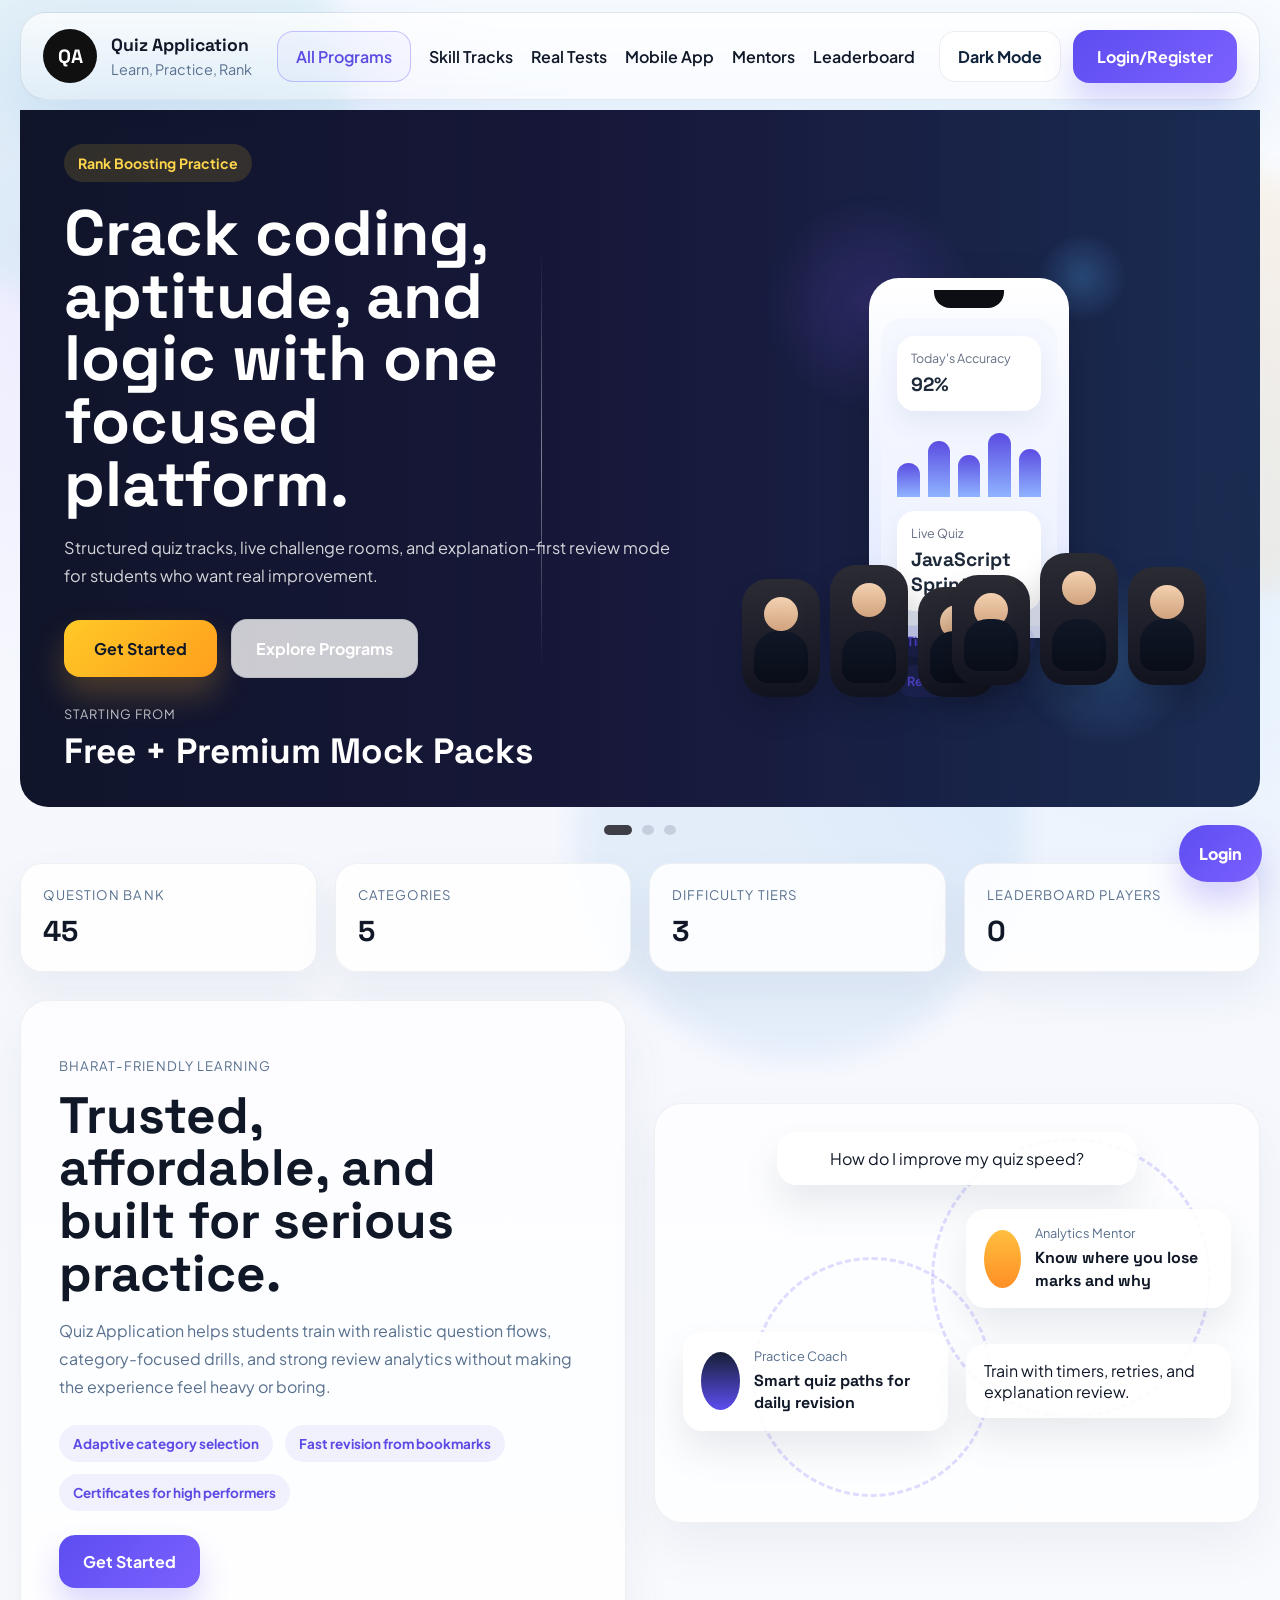
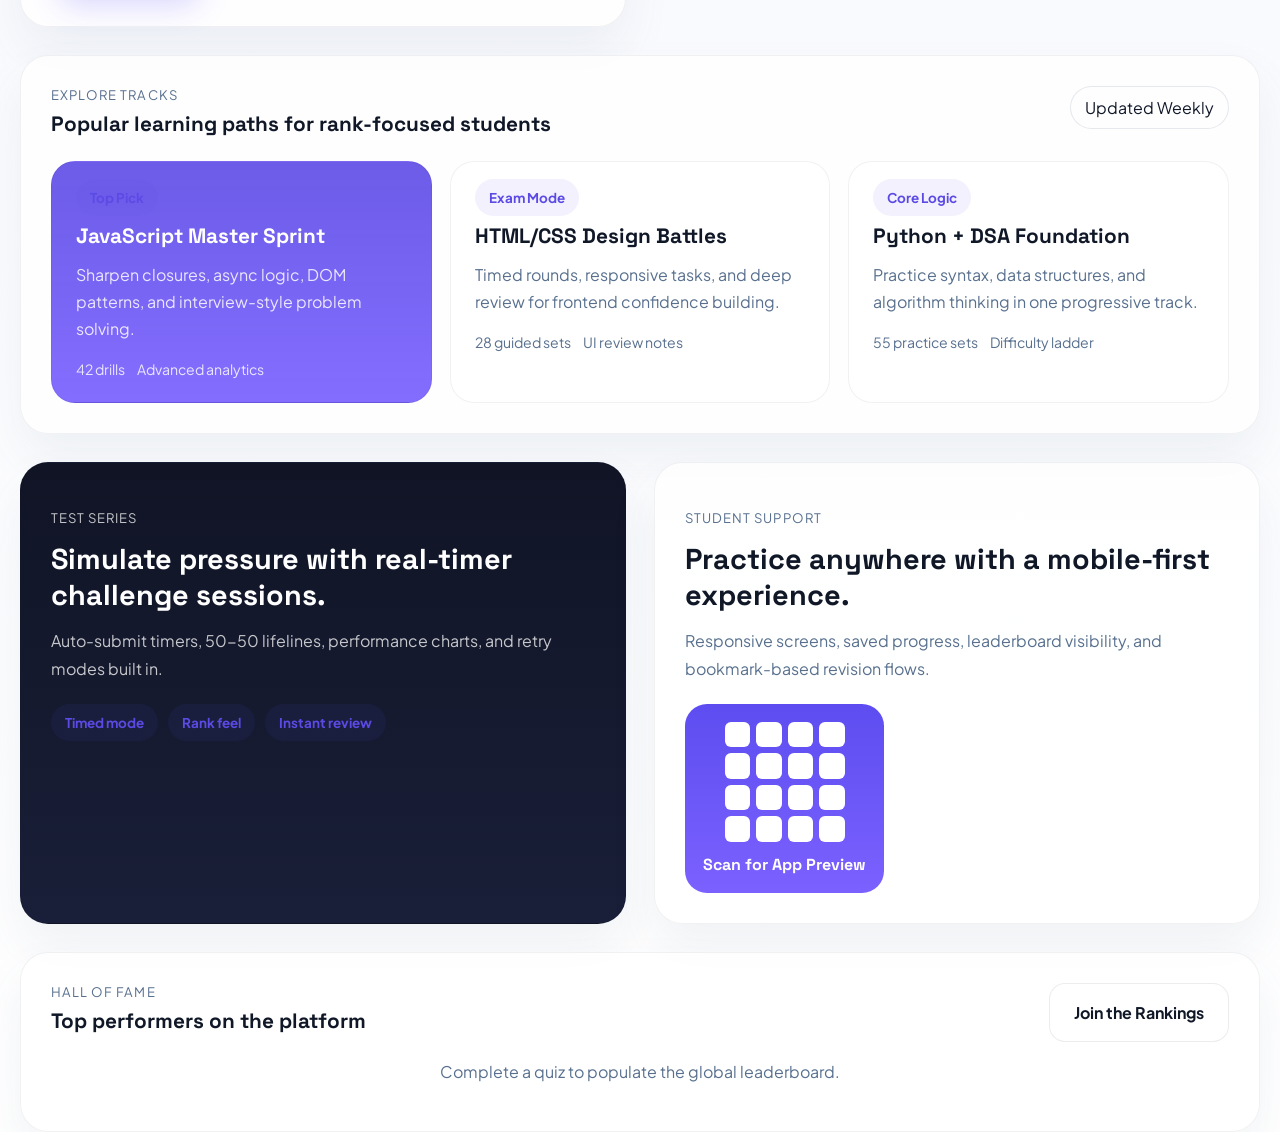
<file: login.html>
<!DOCTYPE html>
<html lang="en">
  <head>
    <meta charset="UTF-8" />
    <meta name="viewport" content="width=device-width, initial-scale=1.0" />
    <title>Quiz Application Front Page</title>
    <link rel="preconnect" href="https://fonts.googleapis.com" />
    <link rel="preconnect" href="https://fonts.gstatic.com" crossorigin />
    <link
      href="https://fonts.googleapis.com/css2?family=Plus+Jakarta+Sans:wght@400;500;600;700;800&family=Space+Grotesk:wght@500;700&display=swap"
      rel="stylesheet"
    />
    <link rel="stylesheet" href="./src/styles/style.css" />
  </head>
  <body class="theme-light front-page">
    <div class="ambient ambient-one"></div>
    <div class="ambient ambient-two"></div>
    <div class="ambient ambient-three"></div>

    <div class="front-shell">
      <header class="landing-header glass-panel">
        <div class="landing-brand">
          <div class="landing-logo">QA</div>
          <div>
            <strong>Quiz Application</strong>
            <span>Learn, Practice, Rank</span>
          </div>
        </div>

        <nav class="landing-nav">
          <button class="nav-pill" type="button">All Programs</button>
          <a href="#courses">Skill Tracks</a>
          <a href="#test-series">Real Tests</a>
          <a href="#app-zone">Mobile App</a>
          <a href="#mentors">Mentors</a>
          <a href="#leaderboard-zone">Leaderboard</a>
        </nav>

        <div class="landing-actions">
          <button id="themeToggle" class="icon-button" type="button" aria-label="Toggle color mode">
            <span id="themeToggleLabel">Dark Mode</span>
          </button>
          <button id="openLoginButton" class="landing-login-button" type="button">Login/Register</button>
        </div>
      </header>

      <main class="landing-main">
        <section class="hero-banner">
          <div class="hero-slider-card">
            <div class="hero-slide-copy">
              <span id="heroBadge" class="hero-badge">Rank Boosting Practice</span>
              <h1 id="heroTitle">Crack coding, aptitude, and logic with one focused platform.</h1>
              <p id="heroDescription" class="hero-description">
                Structured quiz tracks, live challenge rooms, and explanation-first review mode for
                students who want real improvement.
              </p>
              <div class="hero-cta-row">
                <button id="heroPrimaryAction" class="hero-primary-button" type="button">Get Started</button>
                <button id="heroSecondaryAction" class="hero-secondary-button" type="button">Explore Programs</button>
              </div>
              <div class="hero-price-panel">
                <span>Starting From</span>
                <strong id="heroOffer">Free + Premium Mock Packs</strong>
              </div>
            </div>

            <div class="hero-visual-zone">
              <div class="visual-bubble bubble-one"></div>
              <div class="visual-bubble bubble-two"></div>
              <div class="visual-bubble bubble-three"></div>

              <div class="hero-phone">
                <div class="phone-notch"></div>
                <div class="phone-screen">
                  <div class="phone-stat">
                    <span>Today's Accuracy</span>
                    <strong id="phoneAccuracy">92%</strong>
                  </div>
                  <div class="phone-mini-chart">
                    <span></span>
                    <span></span>
                    <span></span>
                    <span></span>
                    <span></span>
                  </div>
                  <div class="phone-card">
                    <span>Live Quiz</span>
                    <strong id="phoneTrack">JavaScript Sprint</strong>
                  </div>
                  <div class="phone-pill-row">
                    <span>Timer</span>
                    <span>Analytics</span>
                    <span>Review</span>
                  </div>
                </div>
              </div>

              <div class="mentor-cluster mentor-left">
                <div class="mentor-avatar avatar-one"></div>
                <div class="mentor-avatar avatar-two"></div>
                <div class="mentor-avatar avatar-three"></div>
              </div>

              <div class="mentor-cluster mentor-right">
                <div class="mentor-avatar avatar-four"></div>
                <div class="mentor-avatar avatar-five"></div>
                <div class="mentor-avatar avatar-six"></div>
              </div>
            </div>
          </div>

          <div id="heroDots" class="hero-dots" aria-label="Hero slide navigation"></div>
        </section>

        <section class="quick-strip">
          <article class="quick-strip-card">
            <span class="metric-label">Question Bank</span>
            <strong id="questionBankCount">0</strong>
          </article>
          <article class="quick-strip-card">
            <span class="metric-label">Categories</span>
            <strong id="categoryCount">0</strong>
          </article>
          <article class="quick-strip-card">
            <span class="metric-label">Difficulty Tiers</span>
            <strong id="difficultyCount">0</strong>
          </article>
          <article class="quick-strip-card">
            <span class="metric-label">Leaderboard Players</span>
            <strong id="leaderboardCount">0</strong>
          </article>
        </section>

        <section class="trust-section">
          <div class="trust-copy">
            <p class="eyebrow">Bharat-Friendly Learning</p>
            <h2>Trusted, affordable, and built for serious practice.</h2>
            <p>
              Quiz Application helps students train with realistic question flows, category-focused
              drills, and strong review analytics without making the experience feel heavy or boring.
            </p>
            <div class="trust-bullets">
              <span>Adaptive category selection</span>
              <span>Fast revision from bookmarks</span>
              <span>Certificates for high performers</span>
            </div>
            <button id="getStartedButton" class="landing-login-button" type="button">Get Started</button>
          </div>

          <div class="trust-visual" id="mentors">
            <div class="trust-ring ring-one"></div>
            <div class="trust-ring ring-two"></div>
            <div class="trust-visual-stack">
              <div class="dialog-card dialog-top">How do I improve my quiz speed?</div>

              <div class="trust-row trust-row-upper">
                <div class="guide-card guide-card-right">
                  <div class="guide-avatar secondary"></div>
                  <div>
                    <span>Analytics Mentor</span>
                    <strong>Know where you lose marks and why</strong>
                  </div>
                </div>
              </div>

              <div class="trust-row trust-row-lower">
                <div class="guide-card guide-card-left">
                  <div class="guide-avatar"></div>
                  <div>
                    <span>Practice Coach</span>
                    <strong>Smart quiz paths for daily revision</strong>
                  </div>
                </div>

                <div class="dialog-card dialog-bottom">
                  Train with timers, retries, and explanation review.
                </div>
              </div>
            </div>
          </div>
        </section>

        <section id="courses" class="course-showcase">
          <div class="section-heading-row">
            <div>
              <p class="eyebrow">Explore Tracks</p>
              <h3>Popular learning paths for rank-focused students</h3>
            </div>
            <span class="tag">Updated Weekly</span>
          </div>

          <div class="course-grid">
            <article class="course-card emphasis">
              <span class="course-tag">Top Pick</span>
              <h4>JavaScript Master Sprint</h4>
              <p>Sharpen closures, async logic, DOM patterns, and interview-style problem solving.</p>
              <div class="course-meta-row">
                <span>42 drills</span>
                <span>Advanced analytics</span>
              </div>
            </article>
            <article class="course-card">
              <span class="course-tag">Exam Mode</span>
              <h4>HTML/CSS Design Battles</h4>
              <p>Timed rounds, responsive tasks, and deep review for frontend confidence building.</p>
              <div class="course-meta-row">
                <span>28 guided sets</span>
                <span>UI review notes</span>
              </div>
            </article>
            <article class="course-card">
              <span class="course-tag">Core Logic</span>
              <h4>Python + DSA Foundation</h4>
              <p>Practice syntax, data structures, and algorithm thinking in one progressive track.</p>
              <div class="course-meta-row">
                <span>55 practice sets</span>
                <span>Difficulty ladder</span>
              </div>
            </article>
          </div>
        </section>

        <section class="duo-section">
          <article id="test-series" class="duo-card dark">
            <p class="eyebrow">Test Series</p>
            <h3>Simulate pressure with real-timer challenge sessions.</h3>
            <p>Auto-submit timers, 50-50 lifelines, performance charts, and retry modes built in.</p>
            <div class="mini-pill-row">
              <span>Timed mode</span>
              <span>Rank feel</span>
              <span>Instant review</span>
            </div>
          </article>

          <article id="app-zone" class="duo-card light">
            <p class="eyebrow">Student Support</p>
            <h3>Practice anywhere with a mobile-first experience.</h3>
            <p>Responsive screens, saved progress, leaderboard visibility, and bookmark-based revision flows.</p>
            <div class="scan-card">
              <div class="scan-grid">
                <span></span><span></span><span></span><span></span>
                <span></span><span></span><span></span><span></span>
                <span></span><span></span><span></span><span></span>
                <span></span><span></span><span></span><span></span>
              </div>
              <strong>Scan for App Preview</strong>
            </div>
          </article>
        </section>

        <section id="leaderboard-zone" class="leaderboard-showcase">
          <div class="section-heading-row">
            <div>
              <p class="eyebrow">Hall of Fame</p>
              <h3>Top performers on the platform</h3>
            </div>
            <button id="leaderboardLoginButton" class="hero-secondary-button" type="button">Join the Rankings</button>
          </div>
          <div id="publicLeaderboard" class="leaderboard-list leaderboard-landing"></div>
        </section>
      </main>

      <button id="floatingHelpButton" class="floating-help-button" type="button">Login</button>
    </div>

    <div id="authModal" class="auth-modal hidden">
      <div class="auth-modal-backdrop" data-close-auth="true"></div>
      <div class="auth-modal-panel glass-panel">
        <button id="closeAuthModal" class="auth-close-button" type="button" aria-label="Close login panel">×</button>

        <div id="continuePanel" class="continue-card hidden">
          <div>
            <p class="eyebrow">Session Found</p>
            <h3>Continue as <span id="continueUsername">Player</span></h3>
          </div>
          <div class="continue-actions">
            <button id="continueButton" class="secondary-button" type="button">Open Dashboard</button>
            <button id="switchAccountButton" class="ghost-button" type="button">Use Another Username</button>
          </div>
        </div>

        <div class="card-header auth-header">
          <div>
            <p class="eyebrow">Login</p>
            <h3>Start your Quiz Application journey</h3>
          </div>
          <span class="tag">LocalStorage Auth</span>
        </div>

        <form id="loginForm" class="stack-md">
          <label class="field">
            <span>Username</span>
            <input
              id="usernameInput"
              type="text"
              name="username"
              maxlength="24"
              autocomplete="username"
              placeholder="Enter your username"
              required
            />
          </label>
          <button class="primary-button full-width" type="submit">Enter Quiz Application</button>
        </form>

        <p class="login-note">
          Your score history, bookmarks, and leaderboard entries stay saved in this browser.
        </p>
      </div>
    </div>

    <div id="toastContainer" class="toast-container" aria-live="polite"></div>

    <script type="module" src="./src/scripts/login.js"></script>
  </body>
</html>
</file>
<file: src/styles/style.css>
:root {
  color-scheme: dark;
  --font-heading: "Space Grotesk", sans-serif;
  --font-body: "Plus Jakarta Sans", sans-serif;
  --bg: #09111f;
  --bg-soft: rgba(13, 26, 48, 0.72);
  --bg-strong: rgba(6, 16, 31, 0.88);
  --surface: rgba(255, 255, 255, 0.08);
  --surface-strong: rgba(255, 255, 255, 0.14);
  --surface-border: rgba(255, 255, 255, 0.16);
  --text: #f3f8ff;
  --text-muted: #b8c7df;
  --primary: #2ec4b6;
  --primary-strong: #19a89c;
  --accent: #ff9f1c;
  --danger: #ff5c7a;
  --success: #2bd576;
  --shadow: 0 22px 65px rgba(0, 0, 0, 0.28);
  --radius-xl: 28px;
  --radius-lg: 22px;
  --radius-md: 16px;
  --radius-sm: 12px;
}

body.theme-light {
  color-scheme: light;
  --bg: #eef5fb;
  --bg-soft: rgba(255, 255, 255, 0.82);
  --bg-strong: rgba(255, 255, 255, 0.94);
  --surface: rgba(255, 255, 255, 0.72);
  --surface-strong: rgba(255, 255, 255, 0.9);
  --surface-border: rgba(12, 45, 76, 0.1);
  --text: #10233d;
  --text-muted: #58708e;
  --primary: #1177d1;
  --primary-strong: #0c5eaa;
  --accent: #ff8b2d;
  --danger: #dc4f68;
  --success: #139c5a;
  --shadow: 0 24px 55px rgba(17, 119, 209, 0.1);
}

* {
  box-sizing: border-box;
}

html {
  scroll-behavior: smooth;
}

body {
  margin: 0;
  min-height: 100vh;
  font-family: var(--font-body);
  background:
    radial-gradient(circle at top left, rgba(46, 196, 182, 0.18), transparent 28%),
    radial-gradient(circle at 90% 10%, rgba(255, 159, 28, 0.18), transparent 24%),
    linear-gradient(135deg, #07101d 0%, var(--bg) 42%, #0d1930 100%);
  color: var(--text);
  overflow-x: hidden;
  transition: background 250ms ease, color 250ms ease;
}

body.theme-light {
  background:
    radial-gradient(circle at top left, rgba(17, 119, 209, 0.1), transparent 28%),
    radial-gradient(circle at 90% 10%, rgba(255, 139, 45, 0.12), transparent 24%),
    linear-gradient(135deg, #f6fbff 0%, var(--bg) 56%, #edf4fb 100%);
}

button,
input,
select {
  font: inherit;
}

button {
  cursor: pointer;
}

.ambient {
  position: fixed;
  width: 28rem;
  height: 28rem;
  border-radius: 50%;
  filter: blur(14px);
  opacity: 0.45;
  pointer-events: none;
  z-index: 0;
}

.ambient-one {
  top: -8rem;
  left: -6rem;
  background: rgba(46, 196, 182, 0.2);
}

.ambient-two {
  right: -8rem;
  top: 10rem;
  background: rgba(255, 159, 28, 0.2);
}

.ambient-three {
  left: 45%;
  bottom: -10rem;
  background: rgba(17, 119, 209, 0.16);
}

.app-shell {
  position: relative;
  z-index: 1;
  width: min(1280px, calc(100% - 32px));
  margin: 0 auto;
  padding: 24px 0 48px;
}

.topbar,
.glass-panel {
  backdrop-filter: blur(24px);
  -webkit-backdrop-filter: blur(24px);
  background: linear-gradient(180deg, var(--surface), rgba(255, 255, 255, 0.03));
  border: 1px solid var(--surface-border);
  box-shadow: var(--shadow);
}

.topbar {
  display: flex;
  align-items: center;
  justify-content: space-between;
  gap: 16px;
  border-radius: var(--radius-xl);
  padding: 20px 24px;
}

.main-content {
  margin-top: 24px;
}

.view.hidden,
.hidden {
  display: none !important;
}

.split-layout,
.dashboard-grid,
.results-grid,
.setup-grid,
.quiz-grid,
.chart-grid,
.form-grid,
.feature-grid,
.stat-pair-grid,
.results-metric-grid {
  display: grid;
  gap: 20px;
}

.split-layout {
  grid-template-columns: 1.35fr 0.95fr;
  align-items: stretch;
}

.dashboard-grid {
  grid-template-columns: 340px minmax(0, 1fr);
}

.results-grid {
  grid-template-columns: repeat(12, minmax(0, 1fr));
}

.results-grid > :nth-child(1),
.results-grid > :nth-child(2),
.results-grid > :nth-child(4) {
  grid-column: span 12;
}

.results-grid > :nth-child(3) {
  grid-column: span 12;
}

.setup-grid {
  grid-template-columns: 1.05fr 0.95fr;
}

.quiz-grid {
  grid-template-columns: 260px minmax(0, 1fr);
  align-items: start;
}

.chart-grid {
  grid-template-columns: repeat(2, minmax(0, 1fr));
}

.chart-card.full-span {
  grid-column: span 2;
}

.feature-grid,
.stat-pair-grid,
.results-metric-grid {
  grid-template-columns: repeat(2, minmax(0, 1fr));
}

.form-grid {
  grid-template-columns: repeat(2, minmax(0, 1fr));
}

.stack-lg > * + *,
.stack-md > * + * {
  margin-top: 16px;
}

.stack-lg > * + * {
  margin-top: 22px;
}

.hero-card,
.auth-card,
.profile-card,
.welcome-banner,
.quiz-shell,
.certificate-panel,
.review-panel {
  border-radius: var(--radius-xl);
  padding: 28px;
}

.glass-panel {
  border-radius: var(--radius-xl);
  padding: 24px;
}

.card-header {
  display: flex;
  align-items: flex-start;
  justify-content: space-between;
  gap: 16px;
}

.card-header.compact {
  align-items: center;
}

.eyebrow,
.section-label,
.metric-label,
.timer-caption,
.certificate-kicker {
  display: block;
  margin: 0 0 8px;
  color: var(--text-muted);
  font-size: 0.82rem;
  letter-spacing: 0.08em;
  text-transform: uppercase;
}

h1,
h2,
h3,
h4,
strong {
  font-family: var(--font-heading);
}

h1,
h2,
h3,
h4,
p {
  margin: 0;
}

h1 {
  font-size: clamp(1.6rem, 4vw, 2.2rem);
}

h2 {
  font-size: clamp(2rem, 5vw, 3rem);
  line-height: 1.05;
}

h3 {
  font-size: 1.3rem;
}

.hero-copy {
  margin-top: 16px;
  max-width: 64ch;
  color: var(--text-muted);
  line-height: 1.7;
}

.mini-card,
.metric-card,
.question-card,
.chart-card,
.certificate-card,
.review-item,
.search-preview-item,
.history-item,
.bookmark-item {
  border-radius: var(--radius-lg);
  background: linear-gradient(180deg, rgba(255, 255, 255, 0.08), rgba(255, 255, 255, 0.02));
  border: 1px solid rgba(255, 255, 255, 0.08);
}

body.theme-light .mini-card,
body.theme-light .metric-card,
body.theme-light .question-card,
body.theme-light .chart-card,
body.theme-light .certificate-card,
body.theme-light .review-item,
body.theme-light .search-preview-item,
body.theme-light .history-item,
body.theme-light .bookmark-item {
  background: linear-gradient(180deg, rgba(255, 255, 255, 0.92), rgba(247, 251, 255, 0.8));
  border-color: rgba(16, 35, 61, 0.08);
}

.mini-card,
.metric-card,
.search-preview-item,
.history-item,
.bookmark-item,
.review-item {
  padding: 16px;
}

.mini-card span,
.metric-card span,
.bookmark-item p,
.history-item p,
.review-answer-row,
.review-explanation,
.review-meta,
.search-preview-item p,
.welcome-banner p,
.certificate-card p {
  color: var(--text-muted);
  line-height: 1.6;
}

.mini-card strong,
.metric-card strong,
.user-badge,
.rating-pill {
  font-size: 1rem;
}

.topbar-actions,
.info-row,
.banner-stats,
.quiz-topbar,
.quiz-stats,
.progress-row,
.question-meta,
.results-actions,
.review-answer-row {
  display: flex;
  align-items: center;
  gap: 12px;
}

.topbar-actions,
.results-actions {
  justify-content: flex-end;
}

.banner-stats {
  justify-content: space-between;
}

.banner-stats > div {
  min-width: 120px;
}

.banner-stats strong {
  display: block;
  margin-top: 6px;
  font-size: 1.7rem;
}

.user-badge,
.tag,
.info-chip,
.rating-pill {
  padding: 10px 14px;
  border-radius: 999px;
  border: 1px solid var(--surface-border);
  background: rgba(255, 255, 255, 0.08);
}

.status-dot {
  width: 9px;
  height: 9px;
  border-radius: 50%;
  background: var(--success);
  box-shadow: 0 0 0 6px rgba(43, 213, 118, 0.14);
}

.tag.secondary {
  background: rgba(255, 159, 28, 0.12);
}

.info-chip {
  font-size: 0.86rem;
}

.field {
  display: flex;
  flex-direction: column;
  gap: 10px;
}

.field span {
  color: var(--text-muted);
  font-size: 0.92rem;
}

.field input,
.field select {
  width: 100%;
  border-radius: var(--radius-md);
  border: 1px solid rgba(255, 255, 255, 0.12);
  background: rgba(10, 23, 42, 0.5);
  color: var(--text);
  padding: 14px 16px;
  transition: border-color 180ms ease, transform 180ms ease, background 180ms ease;
}

body.theme-light .field input,
body.theme-light .field select {
  background: rgba(255, 255, 255, 0.95);
  border-color: rgba(16, 35, 61, 0.1);
}

.field input:focus,
.field select:focus {
  outline: none;
  border-color: rgba(46, 196, 182, 0.8);
  transform: translateY(-1px);
}

.primary-button,
.secondary-button,
.ghost-button,
.icon-button,
.lifeline-button {
  border: none;
  border-radius: 16px;
  padding: 14px 18px;
  font-weight: 700;
  transition: transform 180ms ease, box-shadow 180ms ease, opacity 180ms ease, background 180ms ease;
}

.primary-button {
  color: #03141f;
  background: linear-gradient(135deg, var(--accent), #ffd166);
  box-shadow: 0 18px 30px rgba(255, 159, 28, 0.22);
}

.secondary-button {
  color: var(--text);
  background: linear-gradient(135deg, var(--primary), #7ae7dc);
}

.ghost-button,
.icon-button,
.lifeline-button {
  color: var(--text);
  background: rgba(255, 255, 255, 0.08);
  border: 1px solid rgba(255, 255, 255, 0.1);
}

body.theme-light .ghost-button,
body.theme-light .icon-button,
body.theme-light .lifeline-button {
  background: rgba(255, 255, 255, 0.9);
  border-color: rgba(16, 35, 61, 0.08);
}

.primary-button:hover,
.secondary-button:hover,
.ghost-button:hover,
.icon-button:hover,
.lifeline-button:hover {
  transform: translateY(-2px);
}

.primary-button:disabled,
.secondary-button:disabled,
.ghost-button:disabled,
.lifeline-button:disabled {
  opacity: 0.45;
  transform: none;
  cursor: not-allowed;
}

.full-width {
  width: 100%;
}

.chip-grid {
  display: flex;
  flex-wrap: wrap;
  gap: 10px;
}

.chip-option {
  position: relative;
}

.chip-option input {
  position: absolute;
  opacity: 0;
  pointer-events: none;
}

.chip-option span {
  display: inline-flex;
  align-items: center;
  gap: 8px;
  padding: 12px 16px;
  border-radius: 999px;
  border: 1px solid rgba(255, 255, 255, 0.1);
  background: rgba(255, 255, 255, 0.06);
  color: var(--text-muted);
  transition: all 180ms ease;
}

.chip-option input:checked + span {
  color: var(--text);
  border-color: rgba(46, 196, 182, 0.4);
  background: rgba(46, 196, 182, 0.16);
}

.leaderboard-list,
.history-list,
.search-preview-list,
.bookmark-list,
.review-list {
  display: grid;
  gap: 12px;
}

.leaderboard-item,
.history-item,
.search-preview-item,
.bookmark-item,
.review-item {
  padding: 14px 16px;
}

.leaderboard-item {
  display: grid;
  gap: 14px;
  border-radius: var(--radius-md);
  background: rgba(255, 255, 255, 0.06);
  border: 1px solid rgba(255, 255, 255, 0.08);
}

body.theme-light .leaderboard-item {
  background: rgba(255, 255, 255, 0.92);
  border-color: rgba(16, 35, 61, 0.08);
}

.rank-badge {
  width: 38px;
  height: 38px;
  display: grid;
  place-items: center;
  border-radius: 12px;
  background: rgba(46, 196, 182, 0.16);
  color: var(--primary);
  font-weight: 800;
}

.leaderboard-meta,
.history-meta,
.bookmark-meta {
  display: flex;
  align-items: center;
  flex-wrap: wrap;
  gap: 8px;
  color: var(--text-muted);
  font-size: 0.85rem;
}

.leaderboard-main {
  min-width: 0;
}

.leaderboard-entry-top,
.leaderboard-entry-bottom {
  display: grid;
  gap: 12px;
}

.leaderboard-entry-top {
  grid-template-columns: auto minmax(0, 1fr) auto;
  align-items: center;
}

.leaderboard-entry-bottom {
  grid-template-columns: minmax(0, 1fr) auto;
  align-items: end;
}

.leaderboard-name {
  display: block;
  line-height: 1.35;
  overflow-wrap: anywhere;
}

.leaderboard-track {
  padding: 12px 14px;
  border-radius: 18px;
  background: rgba(255, 255, 255, 0.05);
  border: 1px solid rgba(255, 255, 255, 0.08);
  overflow-wrap: anywhere;
}

body.theme-light .leaderboard-track {
  background: rgba(245, 248, 255, 0.96);
  border-color: rgba(16, 35, 61, 0.08);
}

.track-label {
  display: block;
  margin-bottom: 8px;
  color: var(--text-muted);
  font-size: 0.72rem;
  font-weight: 700;
  letter-spacing: 0.08em;
  text-transform: uppercase;
}

.leaderboard-track strong {
  display: block;
  font-size: 0.96rem;
  line-height: 1.45;
}

.leaderboard-rank-note {
  color: var(--text-muted);
  font-size: 0.8rem;
  font-weight: 600;
  align-self: center;
  text-align: right;
}

.panel-summary-strip {
  display: flex;
  align-items: center;
  justify-content: space-between;
  gap: 14px;
  flex-wrap: wrap;
  padding: 14px 16px;
  border-radius: 18px;
  background: rgba(255, 255, 255, 0.05);
  border: 1px solid rgba(255, 255, 255, 0.08);
  color: var(--text-muted);
  font-size: 0.9rem;
}

body.theme-light .panel-summary-strip {
  background: rgba(255, 255, 255, 0.94);
  border-color: rgba(16, 35, 61, 0.08);
}

.panel-chip,
.score-pill,
.bookmark-pill,
.preview-badge,
.item-label {
  display: inline-flex;
  align-items: center;
  gap: 6px;
  font-size: 0.78rem;
  font-weight: 700;
}

.panel-chip,
.bookmark-pill,
.preview-badge {
  padding: 8px 12px;
  border-radius: 999px;
  background: rgba(91, 76, 226, 0.1);
  color: #6a57f5;
}

.preview-badge.secondary {
  background: rgba(46, 196, 182, 0.12);
  color: #24ab9e;
}

.score-pill {
  padding: 8px 12px;
  border-radius: 999px;
  background: linear-gradient(135deg, rgba(255, 201, 40, 0.16), rgba(255, 159, 28, 0.18));
  color: var(--text);
}

.item-label {
  color: var(--text-muted);
  text-transform: uppercase;
  letter-spacing: 0.08em;
  margin-bottom: 8px;
}

.search-preview-item,
.history-item,
.bookmark-item {
  display: grid;
  gap: 12px;
  padding: 18px;
}

.search-preview-item strong,
.history-item strong,
.bookmark-item strong,
.leaderboard-top strong {
  font-size: 1.02rem;
  line-height: 1.45;
}

.search-preview-top,
.history-top,
.bookmark-top,
.leaderboard-top {
  display: flex;
  align-items: flex-start;
  justify-content: space-between;
  gap: 12px;
}

.search-preview-item small {
  display: inline-flex;
  align-items: center;
  color: var(--text-muted);
  font-weight: 600;
  letter-spacing: 0.02em;
}

.history-bar {
  width: 100%;
  height: 10px;
  border-radius: 999px;
  overflow: hidden;
  background: rgba(255, 255, 255, 0.08);
}

body.theme-light .history-bar {
  background: rgba(16, 35, 61, 0.07);
}

.history-bar span {
  display: block;
  height: 100%;
  border-radius: inherit;
  background: linear-gradient(90deg, var(--primary), var(--accent));
}

.bookmark-note {
  margin: 0;
  color: var(--text-muted);
  font-size: 0.9rem;
  line-height: 1.6;
}

.advanced-empty-state {
  display: grid;
  gap: 10px;
  justify-items: start;
  text-align: left;
}

.advanced-empty-state strong {
  font-size: 1rem;
}

.advanced-empty-state p {
  margin: 0;
  line-height: 1.65;
  color: var(--text-muted);
}

.welcome-banner {
  display: flex;
  justify-content: space-between;
  align-items: center;
  gap: 24px;
}

.progress-block {
  margin: 24px 0 12px;
}

.progress-row {
  justify-content: space-between;
  color: var(--text-muted);
  margin-bottom: 10px;
}

.progress-track {
  width: 100%;
  height: 12px;
  border-radius: 999px;
  overflow: hidden;
  background: rgba(255, 255, 255, 0.08);
}

.progress-fill {
  width: 0;
  height: 100%;
  border-radius: inherit;
  background: linear-gradient(90deg, var(--primary), var(--accent));
  transition: width 220ms ease;
}

.timer-column {
  display: grid;
  gap: 20px;
}

.timer-ring {
  width: 220px;
  height: 220px;
  border-radius: 50%;
  display: grid;
  place-items: center;
  margin: 0 auto;
  background:
    radial-gradient(circle at center, rgba(8, 18, 36, 0.95) 54%, transparent 55%),
    conic-gradient(var(--accent) calc(var(--timer-progress) * 360deg), rgba(255, 255, 255, 0.08) 0);
  transition: background 110ms linear;
}

body.theme-light .timer-ring {
  background:
    radial-gradient(circle at center, rgba(255, 255, 255, 0.96) 54%, transparent 55%),
    conic-gradient(var(--accent) calc(var(--timer-progress) * 360deg), rgba(16, 35, 61, 0.08) 0);
}

.timer-ring-inner {
  width: 148px;
  height: 148px;
  border-radius: 50%;
  display: grid;
  place-items: center;
  text-align: center;
  background: linear-gradient(180deg, rgba(255, 255, 255, 0.12), rgba(255, 255, 255, 0.02));
  border: 1px solid rgba(255, 255, 255, 0.12);
}

.timer-ring-inner strong {
  font-size: 2rem;
}

.lifeline-panel {
  display: grid;
  gap: 12px;
}

.question-column {
  min-width: 0;
}

.question-card {
  padding: 24px;
}

.question-card h3 {
  font-size: clamp(1.4rem, 3vw, 1.9rem);
  line-height: 1.4;
}

.option-list {
  margin-top: 22px;
  display: grid;
  gap: 12px;
}

.option-button {
  text-align: left;
  padding: 16px 18px;
  border-radius: var(--radius-md);
  border: 1px solid rgba(255, 255, 255, 0.1);
  background: rgba(255, 255, 255, 0.05);
  color: var(--text);
  transition: transform 180ms ease, border-color 180ms ease, background 180ms ease, opacity 180ms ease;
}

body.theme-light .option-button {
  background: rgba(255, 255, 255, 0.84);
  border-color: rgba(16, 35, 61, 0.08);
}

.option-button:hover:not(:disabled) {
  transform: translateY(-2px);
  border-color: rgba(46, 196, 182, 0.45);
}

.option-button.selected {
  border-color: rgba(46, 196, 182, 0.65);
  background: rgba(46, 196, 182, 0.14);
}

.option-button.correct {
  border-color: rgba(43, 213, 118, 0.65);
  background: rgba(43, 213, 118, 0.16);
}

.option-button.incorrect {
  border-color: rgba(255, 92, 122, 0.65);
  background: rgba(255, 92, 122, 0.14);
}

.option-button.hidden-option {
  opacity: 0.2;
  pointer-events: none;
}

.feedback-banner {
  padding: 14px 16px;
  border-radius: var(--radius-md);
  background: rgba(255, 255, 255, 0.08);
  color: var(--text);
}

.feedback-banner.success {
  background: rgba(43, 213, 118, 0.16);
}

.feedback-banner.error {
  background: rgba(255, 92, 122, 0.16);
}

.feedback-banner.info {
  background: rgba(17, 119, 209, 0.14);
}

.quiz-actions {
  display: grid;
  gap: 14px;
}

.chart-card {
  padding: 18px;
  min-height: 280px;
}

.certificate-panel {
  overflow: hidden;
}

.certificate-card {
  padding: 36px;
  text-align: center;
  background:
    radial-gradient(circle at top left, rgba(255, 209, 102, 0.14), transparent 28%),
    radial-gradient(circle at bottom right, rgba(46, 196, 182, 0.12), transparent 28%),
    linear-gradient(180deg, rgba(255, 255, 255, 0.08), rgba(255, 255, 255, 0.03));
}

.certificate-card strong {
  display: block;
  margin: 14px 0;
  font-size: clamp(1.8rem, 4vw, 2.6rem);
}

.review-item {
  display: grid;
  gap: 12px;
}

.answer-pill {
  display: inline-flex;
  align-items: center;
  gap: 6px;
  padding: 8px 12px;
  border-radius: 999px;
  font-size: 0.84rem;
}

.answer-pill.correct {
  background: rgba(43, 213, 118, 0.14);
  color: var(--success);
}

.answer-pill.incorrect {
  background: rgba(255, 92, 122, 0.14);
  color: var(--danger);
}

.answer-pill.neutral {
  background: rgba(17, 119, 209, 0.14);
  color: var(--primary);
}

.toast-container {
  position: fixed;
  right: 18px;
  bottom: 18px;
  display: grid;
  gap: 10px;
  z-index: 20;
}

.toast {
  min-width: 260px;
  max-width: 340px;
  padding: 14px 16px;
  border-radius: 16px;
  background: var(--bg-strong);
  border: 1px solid rgba(255, 255, 255, 0.08);
  color: var(--text);
  box-shadow: var(--shadow);
  animation: slideUp 220ms ease;
}

.empty-state {
  padding: 18px;
  border-radius: var(--radius-lg);
  text-align: center;
  color: var(--text-muted);
  border: 1px dashed rgba(255, 255, 255, 0.12);
}

.bookmark-button {
  margin-left: auto;
}

.review-meta,
.bookmark-meta,
.history-meta,
.search-preview-item small {
  font-size: 0.88rem;
}

canvas {
  width: 100% !important;
  height: 100% !important;
}

@keyframes slideUp {
  from {
    opacity: 0;
    transform: translateY(10px);
  }

  to {
    opacity: 1;
    transform: translateY(0);
  }
}

@media (max-width: 1100px) {
  .split-layout,
  .dashboard-grid,
  .setup-grid,
  .quiz-grid,
  .form-grid,
  .chart-grid {
    grid-template-columns: 1fr;
  }

  .feature-grid,
  .stat-pair-grid,
  .results-metric-grid {
    grid-template-columns: 1fr 1fr;
  }

  .chart-card.full-span {
    grid-column: auto;
  }

  .welcome-banner,
  .quiz-topbar,
  .topbar,
  .question-meta,
  .results-actions {
    flex-direction: column;
    align-items: flex-start;
  }

  .bookmark-button {
    margin-left: 0;
  }

  .timer-ring {
    width: 180px;
    height: 180px;
  }
}

@media (max-width: 720px) {
  .app-shell {
    width: min(100% - 20px, 100%);
    padding-top: 14px;
  }

  .topbar,
  .glass-panel,
  .hero-card,
  .auth-card,
  .profile-card,
  .quiz-shell {
    padding: 20px;
    border-radius: 22px;
  }

  .feature-grid,
  .stat-pair-grid,
  .results-metric-grid {
    grid-template-columns: 1fr;
  }

  .banner-stats {
    width: 100%;
    justify-content: flex-start;
    flex-wrap: wrap;
  }

  .question-card h3 {
    font-size: 1.22rem;
  }

  .timer-ring {
    width: 164px;
    height: 164px;
  }

  .timer-ring-inner {
    width: 130px;
    height: 130px;
  }
}

.grid-overlay {
  position: fixed;
  inset: 0;
  pointer-events: none;
  z-index: 0;
  opacity: 0.35;
  background-image:
    linear-gradient(rgba(255, 255, 255, 0.035) 1px, transparent 1px),
    linear-gradient(90deg, rgba(255, 255, 255, 0.035) 1px, transparent 1px);
  background-size: 54px 54px;
  mask-image: radial-gradient(circle at center, black 30%, transparent 90%);
}

body.dashboard-page {
  background:
    radial-gradient(circle at 16% 14%, rgba(46, 196, 182, 0.18), transparent 22%),
    radial-gradient(circle at 84% 16%, rgba(255, 159, 28, 0.16), transparent 20%),
    radial-gradient(circle at 50% 110%, rgba(17, 119, 209, 0.18), transparent 24%),
    linear-gradient(145deg, #061120 0%, #091726 34%, #101d34 72%, #0a1222 100%);
}

body.theme-light.dashboard-page {
  background:
    radial-gradient(circle at 16% 14%, rgba(17, 119, 209, 0.12), transparent 22%),
    radial-gradient(circle at 84% 16%, rgba(255, 139, 45, 0.16), transparent 20%),
    radial-gradient(circle at 50% 110%, rgba(46, 196, 182, 0.1), transparent 24%),
    linear-gradient(145deg, #f8fbff 0%, #ecf4fb 36%, #e8f2ff 72%, #f9fbfe 100%);
}

body.auth-page {
  background:
    radial-gradient(circle at 10% 12%, rgba(255, 159, 28, 0.12), transparent 20%),
    radial-gradient(circle at 76% 12%, rgba(46, 196, 182, 0.18), transparent 24%),
    radial-gradient(circle at 50% 100%, rgba(17, 119, 209, 0.2), transparent 26%),
    linear-gradient(145deg, #07111f 0%, #0a1528 36%, #111d37 72%, #09101d 100%);
}

body.theme-light.auth-page {
  background:
    radial-gradient(circle at 10% 12%, rgba(255, 139, 45, 0.12), transparent 20%),
    radial-gradient(circle at 76% 12%, rgba(46, 196, 182, 0.12), transparent 24%),
    radial-gradient(circle at 50% 100%, rgba(17, 119, 209, 0.14), transparent 26%),
    linear-gradient(145deg, #f7fbff 0%, #eff6fd 36%, #e7f1ff 72%, #f8fbff 100%);
}

.brand-cluster {
  display: flex;
  align-items: center;
  gap: 16px;
}

.brand-mark {
  width: 54px;
  height: 54px;
  display: grid;
  place-items: center;
  border-radius: 18px;
  font-family: var(--font-heading);
  font-weight: 800;
  color: #04131f;
  background: linear-gradient(135deg, var(--accent), #ffd166);
  box-shadow: 0 18px 32px rgba(255, 159, 28, 0.24);
}

.section-stack,
.hero-grid,
.workspace-grid,
.hero-insight-grid,
.signal-grid,
.profile-highlight-grid,
.story-metrics,
.story-panel-grid,
.continue-actions {
  display: grid;
  gap: 20px;
}

.section-stack {
  gap: 24px;
}

.hero-grid {
  grid-template-columns: 1.45fr 0.85fr;
  align-items: stretch;
}

.control-hero,
.auth-story {
  position: relative;
  overflow: hidden;
}

.control-hero::before,
.auth-story::before {
  content: "";
  position: absolute;
  inset: -20% auto auto -10%;
  width: 240px;
  height: 240px;
  border-radius: 50%;
  background: radial-gradient(circle, rgba(255, 209, 102, 0.16), transparent 72%);
  pointer-events: none;
}

.control-hero::after,
.auth-story::after {
  content: "";
  position: absolute;
  right: -60px;
  bottom: -70px;
  width: 220px;
  height: 220px;
  border-radius: 50%;
  border: 1px solid rgba(255, 255, 255, 0.1);
  background: radial-gradient(circle, rgba(46, 196, 182, 0.08), transparent 68%);
  pointer-events: none;
}

.hero-copy-block,
.story-copy {
  position: relative;
  z-index: 1;
}

.hero-copy-block h2,
.story-copy h2 {
  max-width: 13ch;
}

.hero-insight-grid {
  position: relative;
  z-index: 1;
  grid-template-columns: repeat(3, minmax(0, 1fr));
  margin-top: 28px;
}

.hero-stat-card,
.story-metric,
.signal-card,
.continue-card {
  padding: 18px;
  border-radius: var(--radius-lg);
  border: 1px solid rgba(255, 255, 255, 0.1);
  background: linear-gradient(180deg, rgba(255, 255, 255, 0.08), rgba(255, 255, 255, 0.03));
}

body.theme-light .hero-stat-card,
body.theme-light .story-metric,
body.theme-light .signal-card,
body.theme-light .continue-card {
  background: linear-gradient(180deg, rgba(255, 255, 255, 0.95), rgba(246, 250, 255, 0.84));
  border-color: rgba(16, 35, 61, 0.08);
}

.hero-stat-card strong,
.story-metric strong,
.signal-card strong {
  display: block;
  font-size: clamp(1.3rem, 2vw, 2rem);
  margin: 10px 0 8px;
}

.hero-stat-card p,
.signal-card p {
  color: var(--text-muted);
  line-height: 1.6;
}

.hero-stat-card.accent {
  background:
    radial-gradient(circle at top right, rgba(255, 209, 102, 0.16), transparent 38%),
    linear-gradient(180deg, rgba(255, 255, 255, 0.08), rgba(255, 255, 255, 0.03));
}

.signal-grid {
  position: relative;
  z-index: 1;
  grid-template-columns: repeat(3, minmax(0, 1fr));
  margin-top: 18px;
}

.signal-card strong {
  font-size: 1.02rem;
  line-height: 1.5;
}

.profile-panel {
  display: grid;
  gap: 20px;
  align-content: start;
}

.profile-top,
.profile-footer,
.auth-header {
  display: flex;
  align-items: flex-start;
  justify-content: space-between;
  gap: 16px;
}

.profile-subtext,
.login-note {
  color: var(--text-muted);
  line-height: 1.7;
}

.profile-emblem {
  width: 74px;
  height: 74px;
  display: grid;
  place-items: center;
  border-radius: 24px;
  font-family: var(--font-heading);
  font-size: 1.25rem;
  font-weight: 800;
  color: var(--text);
  border: 1px solid rgba(255, 255, 255, 0.12);
  background:
    radial-gradient(circle at top right, rgba(255, 209, 102, 0.16), transparent 32%),
    linear-gradient(180deg, rgba(255, 255, 255, 0.08), rgba(255, 255, 255, 0.02));
}

.profile-highlight-grid {
  grid-template-columns: repeat(2, minmax(0, 1fr));
}

.profile-footer {
  align-items: stretch;
}

.mini-summary {
  flex: 1;
  padding: 16px;
  border-radius: var(--radius-lg);
  border: 1px solid rgba(255, 255, 255, 0.1);
  background: rgba(255, 255, 255, 0.05);
}

body.theme-light .mini-summary {
  background: rgba(255, 255, 255, 0.92);
  border-color: rgba(16, 35, 61, 0.08);
}

.mini-summary strong {
  display: block;
  margin-top: 10px;
  font-size: 1.1rem;
}

.workspace-grid {
  grid-template-columns: repeat(12, minmax(0, 1fr));
}

.architect-panel {
  grid-column: span 5;
}

.explorer-panel {
  grid-column: span 7;
}

.activity-panel,
.bookmark-panel,
.leaderboard-panel {
  grid-column: span 4;
}

.activity-panel {
  grid-column: span 3;
}

.bookmark-panel {
  grid-column: span 3;
}

.leaderboard-panel {
  grid-column: span 6;
}

.summary-ribbon {
  display: inline-flex;
  align-items: center;
  gap: 12px;
  padding: 14px 16px;
  border-radius: 999px;
  border: 1px solid rgba(255, 255, 255, 0.1);
  background: rgba(255, 255, 255, 0.06);
  color: var(--text-muted);
}

.summary-dot {
  width: 10px;
  height: 10px;
  border-radius: 50%;
  background: var(--primary);
  box-shadow: 0 0 0 8px rgba(46, 196, 182, 0.12);
}

.auth-shell {
  position: relative;
  z-index: 1;
  width: min(1320px, calc(100% - 32px));
  margin: 0 auto;
  padding: 24px 0 48px;
}

.auth-main {
  margin-top: 24px;
}

.auth-stage {
  display: grid;
  grid-template-columns: 1.22fr 0.88fr;
  gap: 24px;
}

.auth-story,
.auth-panel {
  padding: 28px;
}

.story-metrics {
  grid-template-columns: repeat(3, minmax(0, 1fr));
  margin-top: 28px;
}

.story-chip-row {
  display: flex;
  flex-wrap: wrap;
  gap: 10px;
  margin-top: 20px;
}

.story-panel-grid {
  grid-template-columns: repeat(2, minmax(0, 1fr));
  margin-top: 24px;
}

.auth-panel {
  display: grid;
  align-content: start;
  gap: 18px;
}

.continue-card {
  display: grid;
  gap: 16px;
}

.continue-actions {
  grid-template-columns: 1fr;
}

.continue-actions .ghost-button,
.continue-actions .secondary-button {
  width: 100%;
}

.auth-panel .leaderboard-list {
  max-height: 360px;
  overflow: auto;
  padding-right: 4px;
}

body.theme-light .summary-ribbon {
  background: rgba(255, 255, 255, 0.94);
  border-color: rgba(16, 35, 61, 0.08);
}

@media (max-width: 1180px) {
  .hero-grid,
  .auth-stage {
    grid-template-columns: 1fr;
  }

  .workspace-grid {
    grid-template-columns: 1fr;
  }

  .architect-panel,
  .explorer-panel,
  .activity-panel,
  .bookmark-panel,
  .leaderboard-panel {
    grid-column: auto;
  }

  .hero-insight-grid,
  .signal-grid,
  .story-metrics,
  .story-panel-grid {
    grid-template-columns: 1fr;
  }
}

@media (max-width: 860px) {
  .brand-cluster,
  .profile-top,
  .profile-footer,
  .auth-header {
    flex-direction: column;
    align-items: flex-start;
  }

  .profile-highlight-grid {
    grid-template-columns: 1fr;
  }
}

body.modal-open {
  overflow: hidden;
}

body.front-page {
  background:
    radial-gradient(circle at 10% 10%, rgba(137, 92, 255, 0.1), transparent 16%),
    radial-gradient(circle at 90% 22%, rgba(89, 182, 255, 0.12), transparent 18%),
    linear-gradient(180deg, #f8fbff 0%, #f5f7fd 32%, #ffffff 100%);
  color: #101828;
}

body.theme-dark.front-page {
  background:
    radial-gradient(circle at 10% 10%, rgba(137, 92, 255, 0.18), transparent 16%),
    radial-gradient(circle at 90% 22%, rgba(89, 182, 255, 0.16), transparent 18%),
    linear-gradient(180deg, #06101f 0%, #0e1630 32%, #111827 100%);
}

.front-shell {
  width: 100%;
  max-width: 100%;
  position: relative;
  z-index: 1;
}

.landing-header {
  width: min(1360px, calc(100% - 40px));
  margin: 12px auto 0;
  padding: 16px 22px;
  display: flex;
  align-items: center;
  justify-content: space-between;
  gap: 20px;
  border-radius: 26px;
}

.landing-brand {
  display: flex;
  align-items: center;
  gap: 14px;
}

.landing-logo {
  width: 54px;
  height: 54px;
  border-radius: 50%;
  display: grid;
  place-items: center;
  font-family: var(--font-heading);
  font-size: 1.2rem;
  font-weight: 800;
  color: #ffffff;
  background: #101010;
}

body.theme-dark .landing-logo {
  background: #ffffff;
  color: #101010;
}

.landing-brand strong {
  display: block;
  font-size: 1.1rem;
}

.landing-brand span {
  display: block;
  margin-top: 4px;
  color: var(--text-muted);
  font-size: 0.9rem;
}

.landing-nav {
  display: flex;
  align-items: center;
  gap: 18px;
  flex-wrap: wrap;
}

.landing-nav a,
.nav-pill {
  color: inherit;
  text-decoration: none;
  font-weight: 600;
}

.nav-pill {
  border: 1px solid rgba(108, 99, 255, 0.35);
  background: rgba(108, 99, 255, 0.04);
  color: #5b4ce2;
  padding: 14px 18px;
  border-radius: 16px;
}

body.theme-dark .nav-pill {
  background: rgba(137, 92, 255, 0.16);
  color: #d8d2ff;
}

.landing-actions {
  display: flex;
  align-items: center;
  gap: 12px;
}

.landing-login-button,
.hero-primary-button,
.hero-secondary-button {
  border: none;
  border-radius: 16px;
  font-weight: 700;
  transition: transform 180ms ease, box-shadow 180ms ease, opacity 180ms ease;
}

.landing-login-button {
  padding: 16px 24px;
  color: #ffffff;
  background: linear-gradient(135deg, #5d4df0, #7b61ff);
  box-shadow: 0 18px 30px rgba(93, 77, 240, 0.22);
}

.hero-primary-button {
  padding: 18px 30px;
  color: #101828;
  background: linear-gradient(135deg, #ffc928, #ff9f1c);
  box-shadow: 0 18px 32px rgba(255, 176, 46, 0.24);
}

.hero-secondary-button {
  padding: 18px 24px;
  color: inherit;
  background: rgba(255, 255, 255, 0.78);
  border: 1px solid rgba(16, 24, 40, 0.08);
}

body.theme-dark .hero-secondary-button {
  background: rgba(255, 255, 255, 0.08);
  color: var(--text);
  border-color: rgba(255, 255, 255, 0.12);
}

.landing-login-button:hover,
.hero-primary-button:hover,
.hero-secondary-button:hover {
  transform: translateY(-2px);
}

.landing-main {
  width: min(1360px, calc(100% - 40px));
  margin: 10px auto 0;
  display: grid;
  gap: 28px;
}

.hero-banner {
  display: grid;
  gap: 12px;
}

.hero-slider-card {
  min-height: 420px;
  display: grid;
  grid-template-columns: 1.12fr 0.88fr;
  gap: 30px;
  border-radius: 0 0 28px 28px;
  padding: 34px 44px;
  overflow: hidden;
  background:
    linear-gradient(90deg, rgba(7, 11, 29, 0.98) 0%, rgba(8, 12, 34, 0.98) 48%, rgba(11, 26, 58, 0.96) 100%);
  color: #ffffff;
  position: relative;
}

body.theme-light .hero-slider-card {
  background:
    linear-gradient(90deg, rgba(11, 16, 38, 0.98) 0%, rgba(18, 19, 54, 0.98) 48%, rgba(17, 35, 75, 0.96) 100%);
}

.hero-slider-card::after {
  content: "";
  position: absolute;
  left: 42%;
  top: 20%;
  bottom: 20%;
  width: 1px;
  background: linear-gradient(180deg, transparent, rgba(255, 255, 255, 0.45), transparent);
}

.hero-slide-copy,
.hero-visual-zone {
  position: relative;
  z-index: 1;
}

.hero-badge {
  display: inline-flex;
  align-items: center;
  gap: 8px;
  padding: 10px 14px;
  border-radius: 999px;
  background: rgba(255, 201, 40, 0.14);
  color: #ffd54b;
  font-size: 0.88rem;
  font-weight: 700;
}

.hero-slide-copy h1 {
  margin-top: 20px;
  max-width: 12ch;
  font-size: clamp(2.4rem, 5vw, 4.3rem);
  line-height: 0.98;
  color: #ffffff;
}

.hero-description {
  max-width: 56ch;
  margin-top: 18px;
  color: rgba(255, 255, 255, 0.82);
  font-size: 1.02rem;
  line-height: 1.75;
}

.hero-cta-row {
  display: flex;
  align-items: center;
  flex-wrap: wrap;
  gap: 14px;
  margin-top: 28px;
}

.hero-price-panel {
  margin-top: 28px;
  display: grid;
  gap: 6px;
}

.hero-price-panel span {
  color: rgba(255, 255, 255, 0.72);
  text-transform: uppercase;
  letter-spacing: 0.08em;
  font-size: 0.8rem;
}

.hero-price-panel strong {
  font-size: clamp(1.2rem, 3vw, 2.2rem);
  color: #ffffff;
}

.hero-visual-zone {
  min-height: 320px;
  display: grid;
  place-items: center;
}

.visual-bubble {
  position: absolute;
  border-radius: 50%;
  background: radial-gradient(circle, rgba(89, 182, 255, 0.24), transparent 70%);
  filter: blur(2px);
}

.bubble-one {
  width: 180px;
  height: 180px;
  right: 4%;
  bottom: 4%;
}

.bubble-two {
  width: 220px;
  height: 220px;
  left: 8%;
  top: 8%;
  background: radial-gradient(circle, rgba(137, 92, 255, 0.18), transparent 70%);
}

.bubble-three {
  width: 90px;
  height: 90px;
  right: 18%;
  top: 14%;
}

.hero-phone {
  width: 200px;
  height: 360px;
  border-radius: 30px;
  padding: 12px;
  background: linear-gradient(180deg, #ffffff, #dfe7ff);
  box-shadow: 0 24px 50px rgba(0, 0, 0, 0.24);
  position: relative;
}

.phone-notch {
  width: 70px;
  height: 18px;
  margin: 0 auto 10px;
  border-radius: 0 0 16px 16px;
  background: #0d0d14;
}

.phone-screen {
  height: calc(100% - 28px);
  border-radius: 22px;
  padding: 18px 16px;
  background: linear-gradient(180deg, #f6f8ff, #edf2ff);
  color: #162135;
  display: grid;
  gap: 14px;
}

.phone-stat,
.phone-card {
  padding: 14px;
  border-radius: 18px;
  background: #ffffff;
  box-shadow: 0 12px 24px rgba(48, 71, 123, 0.08);
}

.phone-stat span,
.phone-card span {
  display: block;
  color: #667085;
  font-size: 0.78rem;
}

.phone-stat strong,
.phone-card strong {
  display: block;
  margin-top: 6px;
  font-size: 1.2rem;
  color: #1d2939;
}

.phone-mini-chart {
  display: flex;
  align-items: end;
  gap: 8px;
  height: 72px;
}

.phone-mini-chart span {
  flex: 1;
  border-radius: 999px 999px 10px 10px;
  background: linear-gradient(180deg, #5b4ce2, #8fb4ff);
}

.phone-mini-chart span:nth-child(1) {
  height: 34px;
}

.phone-mini-chart span:nth-child(2) {
  height: 56px;
}

.phone-mini-chart span:nth-child(3) {
  height: 42px;
}

.phone-mini-chart span:nth-child(4) {
  height: 64px;
}

.phone-mini-chart span:nth-child(5) {
  height: 48px;
}

.phone-pill-row {
  display: flex;
  flex-wrap: wrap;
  gap: 8px;
}

.phone-pill-row span {
  padding: 8px 10px;
  border-radius: 999px;
  background: rgba(91, 76, 226, 0.1);
  color: #5345d4;
  font-size: 0.78rem;
  font-weight: 700;
}

.mentor-cluster {
  position: absolute;
  display: flex;
  align-items: end;
  gap: 10px;
}

.mentor-left {
  left: 4%;
  bottom: 12%;
}

.mentor-right {
  right: 2%;
  bottom: 14%;
}

.mentor-avatar {
  width: 78px;
  height: 118px;
  border-radius: 26px;
  background: linear-gradient(180deg, #2b2b34, #11131f);
  position: relative;
  box-shadow: 0 16px 28px rgba(0, 0, 0, 0.18);
}

.mentor-avatar::before {
  content: "";
  position: absolute;
  left: 50%;
  top: 18px;
  transform: translateX(-50%);
  width: 34px;
  height: 34px;
  border-radius: 50%;
  background: linear-gradient(180deg, #f3d1b1, #d1a37e);
}

.mentor-avatar::after {
  content: "";
  position: absolute;
  left: 50%;
  bottom: 14px;
  transform: translateX(-50%);
  width: 54px;
  height: 52px;
  border-radius: 24px 24px 14px 14px;
  background: linear-gradient(180deg, #101726, #080d18);
}

.avatar-two,
.avatar-five {
  height: 132px;
}

.avatar-three,
.avatar-four {
  height: 110px;
}

.hero-dots {
  display: flex;
  justify-content: center;
  gap: 10px;
  padding: 6px 0 0;
}

.hero-dot {
  width: 10px;
  height: 10px;
  border: none;
  border-radius: 50%;
  background: rgba(16, 24, 40, 0.14);
}

.hero-dot.is-active {
  width: 28px;
  border-radius: 999px;
  background: #3e3e46;
}

.quick-strip {
  display: grid;
  grid-template-columns: repeat(4, minmax(0, 1fr));
  gap: 18px;
}

.quick-strip-card {
  padding: 22px;
  border-radius: 22px;
  background: rgba(255, 255, 255, 0.86);
  border: 1px solid rgba(16, 24, 40, 0.06);
  box-shadow: 0 20px 40px rgba(92, 102, 123, 0.08);
}

body.theme-dark .quick-strip-card {
  background: rgba(255, 255, 255, 0.08);
  border-color: rgba(255, 255, 255, 0.1);
}

.quick-strip-card strong {
  display: block;
  margin-top: 10px;
  font-size: 1.8rem;
}

.trust-section,
.duo-section {
  display: grid;
  grid-template-columns: 1fr 1fr;
  gap: 28px;
  align-items: center;
}

.trust-copy,
.trust-visual,
.course-showcase,
.leaderboard-showcase,
.duo-card {
  background: rgba(255, 255, 255, 0.74);
  border: 1px solid rgba(16, 24, 40, 0.06);
  box-shadow: 0 24px 48px rgba(81, 96, 123, 0.08);
  border-radius: 28px;
}

body.theme-dark .trust-copy,
body.theme-dark .trust-visual,
body.theme-dark .course-showcase,
body.theme-dark .leaderboard-showcase,
body.theme-dark .duo-card {
  background: rgba(255, 255, 255, 0.06);
  border-color: rgba(255, 255, 255, 0.1);
}

.trust-copy {
  padding: 38px;
}

.trust-copy h2 {
  margin-top: 12px;
  max-width: 12ch;
  font-size: clamp(2rem, 4vw, 3.4rem);
  line-height: 1.03;
}

.trust-copy p {
  margin-top: 16px;
  color: var(--text-muted);
  line-height: 1.75;
  max-width: 60ch;
}

.trust-bullets {
  display: flex;
  flex-wrap: wrap;
  gap: 12px;
  margin: 24px 0;
}

.trust-bullets span,
.mini-pill-row span,
.course-tag {
  padding: 10px 14px;
  border-radius: 999px;
  background: rgba(91, 76, 226, 0.08);
  color: #5c4ae5;
  font-size: 0.84rem;
  font-weight: 700;
}

.trust-visual {
  min-height: 420px;
  position: relative;
  padding: 28px;
  overflow: hidden;
}

.trust-visual-stack {
  position: relative;
  z-index: 1;
  min-height: 100%;
  display: grid;
  align-content: center;
  gap: 24px;
}

.trust-row {
  display: grid;
  grid-template-columns: repeat(12, minmax(0, 1fr));
  gap: 18px;
  align-items: center;
}

.trust-ring {
  position: absolute;
  border-radius: 50%;
  border: 3px dashed rgba(108, 99, 255, 0.22);
}

.ring-one {
  width: 280px;
  height: 280px;
  right: 8%;
  top: 8%;
}

.ring-two {
  width: 240px;
  height: 240px;
  left: 16%;
  bottom: 6%;
}

.guide-card,
.dialog-card {
  position: relative;
  border-radius: 20px;
  padding: 16px 18px;
  background: rgba(255, 255, 255, 0.92);
  box-shadow: 0 20px 36px rgba(77, 91, 117, 0.12);
}

body.theme-dark .guide-card,
body.theme-dark .dialog-card {
  background: rgba(18, 27, 45, 0.94);
  color: var(--text);
}

.guide-card {
  display: flex;
  align-items: center;
  gap: 14px;
  width: 100%;
  max-width: 320px;
}

.guide-card span {
  display: block;
  font-size: 0.8rem;
  color: var(--text-muted);
}

.guide-card strong {
  display: block;
  margin-top: 6px;
  font-size: 1rem;
  line-height: 1.4;
}

.guide-card-left {
  grid-column: 1 / span 6;
}

.guide-card-right {
  grid-column: 7 / -1;
  justify-self: end;
}

.guide-avatar {
  width: 58px;
  height: 58px;
  border-radius: 50%;
  background: linear-gradient(180deg, #161f35, #5d4df0);
}

.guide-avatar.secondary {
  background: linear-gradient(180deg, #ffbf3f, #ff8f25);
}

.dialog-top {
  justify-self: center;
  width: min(360px, 100%);
  text-align: center;
}

.dialog-bottom {
  grid-column: 7 / -1;
  align-self: center;
  max-width: 280px;
}

.course-showcase,
.leaderboard-showcase {
  padding: 30px;
}

.section-heading-row {
  display: flex;
  align-items: flex-start;
  justify-content: space-between;
  gap: 16px;
}

.course-grid {
  display: grid;
  grid-template-columns: repeat(3, minmax(0, 1fr));
  gap: 18px;
  margin-top: 24px;
}

.course-card {
  padding: 24px;
  border-radius: 24px;
  background: rgba(255, 255, 255, 0.84);
  border: 1px solid rgba(16, 24, 40, 0.06);
}

body.theme-dark .course-card {
  background: rgba(255, 255, 255, 0.06);
  border-color: rgba(255, 255, 255, 0.08);
}

.course-card.emphasis {
  background: linear-gradient(180deg, rgba(92, 74, 229, 0.9), rgba(121, 97, 255, 0.92));
  color: #ffffff;
}

.course-card.emphasis p,
.course-card.emphasis .course-meta-row {
  color: rgba(255, 255, 255, 0.84);
}

.course-card h4 {
  margin-top: 16px;
  font-size: 1.3rem;
}

.course-card p {
  margin-top: 12px;
  line-height: 1.7;
  color: var(--text-muted);
}

.course-meta-row {
  margin-top: 18px;
  display: flex;
  flex-wrap: wrap;
  gap: 12px;
  color: var(--text-muted);
  font-size: 0.88rem;
}

.duo-section {
  align-items: stretch;
}

.duo-card {
  padding: 30px;
}

.duo-card.dark {
  background: linear-gradient(180deg, #101425, #191f38);
  color: #ffffff;
}

.duo-card.dark p {
  color: rgba(255, 255, 255, 0.76);
}

.duo-card.light p {
  color: var(--text-muted);
}

.duo-card h3 {
  margin-top: 12px;
  font-size: 1.8rem;
}

.duo-card p {
  margin-top: 14px;
  line-height: 1.7;
}

.mini-pill-row {
  display: flex;
  flex-wrap: wrap;
  gap: 10px;
  margin-top: 22px;
}

.scan-card {
  margin-top: 22px;
  display: inline-grid;
  gap: 12px;
  justify-items: center;
  padding: 18px;
  border-radius: 22px;
  background: linear-gradient(180deg, #5d4df0, #7b61ff);
  color: #ffffff;
}

.scan-grid {
  width: 120px;
  display: grid;
  grid-template-columns: repeat(4, 1fr);
  gap: 6px;
}

.scan-grid span {
  aspect-ratio: 1 / 1;
  background: #ffffff;
  border-radius: 6px;
}

.leaderboard-landing .leaderboard-item {
  background: rgba(255, 255, 255, 0.82);
}

body.theme-dark .leaderboard-landing .leaderboard-item {
  background: rgba(255, 255, 255, 0.06);
}

.floating-help-button {
  position: fixed;
  right: 18px;
  bottom: 18px;
  z-index: 15;
  border: none;
  border-radius: 999px;
  padding: 18px 20px;
  color: #ffffff;
  font-weight: 800;
  background: linear-gradient(135deg, #5d4df0, #7b61ff);
  box-shadow: 0 20px 34px rgba(93, 77, 240, 0.26);
}

.auth-modal {
  position: fixed;
  inset: 0;
  z-index: 30;
  display: grid;
  place-items: center;
}

.auth-modal-backdrop {
  position: absolute;
  inset: 0;
  background: rgba(6, 16, 31, 0.54);
  backdrop-filter: blur(8px);
}

.auth-modal-panel {
  position: relative;
  z-index: 1;
  width: min(520px, calc(100% - 24px));
  padding: 28px;
}

.auth-close-button {
  position: absolute;
  top: 16px;
  right: 16px;
  width: 42px;
  height: 42px;
  display: grid;
  place-items: center;
  border: none;
  border-radius: 50%;
  background: rgba(255, 255, 255, 0.08);
  color: inherit;
  font-size: 1.5rem;
}

@media (max-width: 1240px) {
  .landing-header,
  .landing-main {
    width: min(100% - 24px, 100%);
  }

  .hero-slider-card,
  .trust-section,
  .duo-section {
    grid-template-columns: 1fr;
  }

  .hero-slider-card::after {
    display: none;
  }

  .quick-strip,
  .course-grid {
    grid-template-columns: repeat(2, minmax(0, 1fr));
  }
}

@media (max-width: 920px) {
  .landing-header,
  .landing-nav,
  .landing-actions,
  .hero-cta-row,
  .section-heading-row {
    flex-direction: column;
    align-items: flex-start;
  }

  .landing-header {
    border-radius: 22px;
  }

  .hero-slider-card {
    padding: 28px 24px;
  }

  .hero-slide-copy h1,
  .trust-copy h2 {
    max-width: 100%;
  }

  .mentor-left,
  .mentor-right {
    position: static;
    justify-content: center;
    margin-top: 18px;
  }

  .hero-visual-zone {
    gap: 18px;
  }

  .leaderboard-entry-top,
  .leaderboard-entry-bottom {
    grid-template-columns: 1fr;
  }

  .score-pill,
  .leaderboard-rank-note {
    justify-self: start;
    text-align: left;
  }
}

@media (max-width: 640px) {
  .quick-strip,
  .course-grid {
    grid-template-columns: 1fr;
  }

  .hero-phone {
    width: 180px;
    height: 328px;
  }

  .landing-login-button,
  .hero-primary-button,
  .hero-secondary-button {
    width: 100%;
  }

  .dialog-top,
  .dialog-bottom,
  .guide-card-left,
  .guide-card-right {
    width: 100%;
    max-width: none;
  }

  .trust-visual {
    min-height: auto;
  }

  .trust-row {
    grid-template-columns: 1fr;
  }

  .guide-card-left,
  .guide-card-right,
  .dialog-bottom {
    grid-column: auto;
    justify-self: stretch;
  }

  .floating-help-button {
    right: 14px;
    bottom: 14px;
  }
}
</file>
